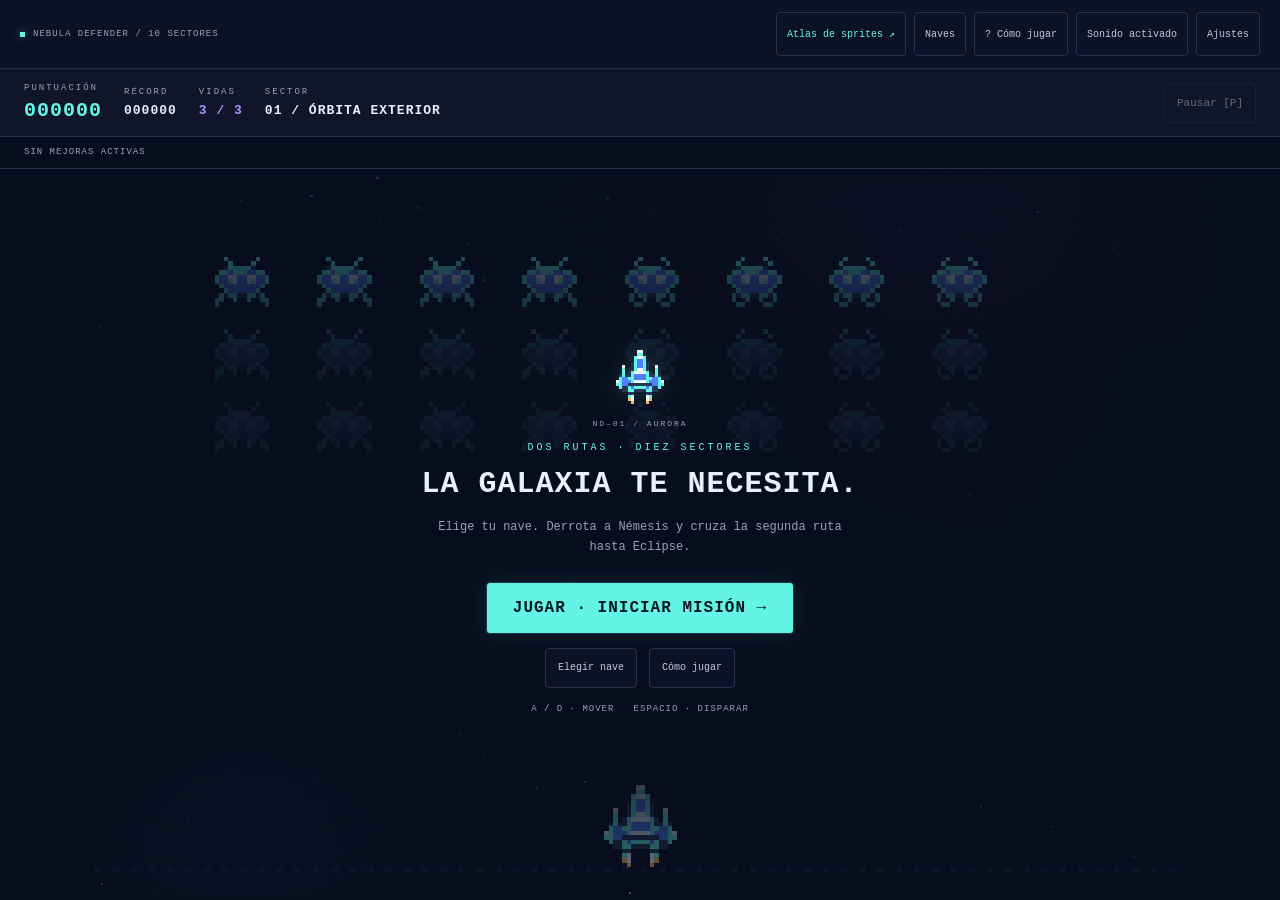
<file: index.html>
<!doctype html>
<html lang="es">
<head>
  <meta charset="utf-8">
  <meta name="viewport" content="width=device-width, initial-scale=1, viewport-fit=cover">
  <meta name="theme-color" content="#080b1c">
  <title>NEBULA DEFENDER</title>
  <link rel="icon" href="data:,">
  <link rel="stylesheet" href="css/global.css">
  <link rel="stylesheet" href="css/menu.css">
  <link rel="stylesheet" href="css/hud.css">
  <link rel="stylesheet" href="css/dialogs.css">
  <link rel="stylesheet" href="css/touch.css">
  <link rel="stylesheet" href="css/animations.css">
  <link rel="stylesheet" href="css/responsive.css">
</head>
<body class="game-page">
  <a class="skip-link" href="#game">Ir al campo de juego</a>
  <main class="shell">
    <header class="masthead"><a href="./" class="brand">N<span>✦</span>D</a><span>ORBITAL DEFENSE SYSTEM / 01</span><span class="status">● SISTEMA EN LÍNEA</span></header>
    <section class="heading"><p class="eyebrow">ÚLTIMA LÍNEA DE DEFENSA</p><h1>NEBULA <span>DEFENDER</span></h1><p>Una nave. Una misión. Ningún paso atrás.</p></section>
    <section class="console" aria-label="Juego arcade espacial">
      <nav class="console-toolbar" aria-label="Opciones de misión">
        <span class="console-tag"><i aria-hidden="true"></i> NEBULA DEFENDER / 10 SECTORES</span>
        <div>
          <a class="toolbar-link" href="sprites-preview.html" target="_blank" rel="noopener" aria-label="Atlas de sprites, abre otra pestaña">Atlas de sprites ↗</a>
          <button type="button" data-dialog="ship-dialog">Naves</button>
          <button type="button" data-dialog="help-dialog" aria-label="Abrir instrucciones">? <span>Cómo jugar</span></button>
          <button type="button" data-sound-toggle aria-pressed="true">Sonido activado</button>
          <button type="button" data-dialog="settings-dialog">Ajustes</button>
        </div>
      </nav>
      <div class="hud">
        <div><span>PUNTUACIÓN</span><strong id="score">000000</strong></div>
        <div><span>RÉCORD</span><strong id="record">000000</strong></div>
        <div><span>VIDAS</span><strong id="lives">3 / 3</strong></div>
        <div class="sector"><span>SECTOR</span><strong id="level">01 / ÓRBITA EXTERIOR</strong></div>
        <button id="pause" type="button" disabled>Pausar [P]</button>
      </div>
      <div class="power-bar" aria-label="Mejoras activas"><span id="power-empty">SIN MEJORAS ACTIVAS</span><span id="power-double" hidden></span><span id="power-rapid" hidden></span><span id="power-shield" hidden></span></div>
      <div class="viewport">
        <canvas id="game" width="480" height="320" tabindex="0" aria-label="Campo de batalla" aria-describedby="game-help"></canvas>
        <div id="boss-panel" class="boss-panel" hidden><div><span id="boss-name">NÉMESIS / REACTOR</span><span id="boss-mode">BLINDAJE ACTIVO</span></div><progress id="boss-health" value="80" max="80" aria-label="Vida de Némesis"></progress></div>
        <div id="level-banner" class="level-banner" hidden><span id="level-label">SECTOR 01</span><strong id="level-name">ÓRBITA EXTERIOR</strong><span>PREPARA LA DEFENSA</span></div>
        <section id="overlay" class="overlay" aria-labelledby="panel-title" data-state="menu">
          <div id="menu-emblem" class="menu-emblem" aria-hidden="true"><canvas id="menu-ship" width="96" height="96"></canvas><span>ND–01 / AURORA</span></div>
          <p id="panel-label" class="eyebrow">PROTOCOLO DE DEFENSA</p>
          <h2 id="panel-title">LA GALAXIA TE NECESITA.</h2>
          <p id="panel-text">Dos rutas. Diez sectores. Dos guardianes.</p>
          <dl id="result-summary" class="result-summary" hidden>
            <div><dt>PUNTUACIÓN</dt><dd id="result-score">000000</dd></div>
            <div><dt>SECTOR</dt><dd id="result-level">01 / 10</dd></div>
            <div><dt>VIDAS</dt><dd id="result-lives">3 / 3</dd></div>
          </dl>
          <p id="new-record" class="record-badge" hidden>✦ NUEVO RÉCORD PERSONAL</p>
          <button id="primary" class="primary" type="button">JUGAR · INICIAR MISIÓN →</button>
          <button id="restart" class="secondary" type="button" hidden>Reiniciar campaña</button>
          <div id="menu-options" class="menu-options"><button type="button" data-dialog="ship-dialog">Elegir nave</button><button type="button" data-dialog="help-dialog">Cómo jugar</button></div>
          <p class="panel-note">A / D · MOVER &nbsp; ESPACIO · DISPARAR</p>
        </section>
      </div>
      <div id="touch-controls" class="touch-controls" role="group" aria-label="Controles táctiles de vuelo" hidden>
        <div class="touch-move"><button type="button" data-touch="left" aria-label="Mover a la izquierda, mantener pulsado" aria-pressed="false">←</button><button type="button" data-touch="right" aria-label="Mover a la derecha, mantener pulsado" aria-pressed="false">→</button></div>
        <button type="button" class="touch-fire" data-touch="fire" aria-label="Disparar, mantener pulsado" aria-pressed="false">DISPARAR</button>
      </div>
      <footer class="console-footer"><span>◈ NAVE DEFENSORA / ND–01</span><span id="telemetry">EN ESPERA</span></footer>
    </section>
    <nav class="controls" aria-label="Controles"><span><kbd>←</kbd><kbd>→</kbd> o <kbd>A</kbd><kbd>D</kbd> Mover</span><span><kbd>ESPACIO</kbd> Disparar</span><span><kbd>P</kbd><kbd>ESC</kbd> Pausa</span></nav>
    <p id="debug-note" class="debug-note" hidden>DEBUG · 1–9: sectores 1–9 · 0: sector 10 · Usa la nave seleccionada · No guarda récords</p>
    <p id="announcement" class="sr-only" role="status" aria-live="polite"></p>
    <p id="game-help" class="sr-only">A y D o flechas para moverte; Espacio para disparar; P o Escape para pausar. En pantallas táctiles, mantén pulsados los botones de dirección y disparo. El sonido puede silenciarse en la barra de opciones.</p>
    <footer class="page-footer"><span>NEBULA DEFENDER © 2026</span><span>DOS RUTAS / V2.0</span></footer>
  </main>
  <dialog id="help-dialog" class="mission-dialog" aria-labelledby="help-title">
    <p class="eyebrow">MANUAL DE VUELO / ND–01</p>
    <h2 id="help-title">Prepárate para despegar.</h2>
    <p>Completa dos rutas consecutivas de cinco sectores: Némesis protege el sector 5 y Eclipse el 10. Tras vencer a Némesis se reparan las vidas de tu nave y continúa la campaña. Solo destruir a Eclipse concede la victoria final.</p>
    <p>Aurora tiene tres vidas. Cometa tiene dos, pero es más rápida y dispara con mayor frecuencia. Elige en Naves antes de iniciar; cambiar la selección durante una misión afecta a la próxima campaña.</p>
    <div class="help-controls"><div><kbd>← →</kbd><kbd>A D</kbd><span>Mover la nave</span></div><div><kbd>ESPACIO</kbd><span>Disparar · mantén pulsado</span></div><div><kbd>P</kbd><kbd>ESC</kbd><span>Pausar o continuar</span></div></div>
    <p>En dispositivos táctiles, mantén pulsada una dirección y Disparar a la vez. Usa Pausar en la barra para detener la misión.</p>
    <h3>Recoge energía. Cambia el combate.</h3>
    <ul class="help-powers"><li><strong>DOBLE</strong><span>Dos proyectiles paralelos.</span></li><li><strong>RÁPIDO</strong><span>Mayor cadencia de disparo.</span></li><li><strong>ESCUDO</strong><span>Bloquea los disparos enemigos.</span></li></ul>
    <p class="dialog-note">Las mejoras duran <span id="help-power-duration">8</span> segundos y sus efectos se combinan. Tras un impacto tienes protección temporal. Una invasión consume una vida incluso con escudo y reinicia el sector.</p>
    <form method="dialog"><button class="primary" type="submit" autofocus>ENTENDIDO →</button></form>
  </dialog>
  <dialog id="ship-dialog" class="mission-dialog" aria-labelledby="ship-title">
    <p class="eyebrow">HANGAR / SELECCIÓN DE NAVE</p>
    <h2 id="ship-title">Elige cómo combatir.</h2>
    <div class="ship-grid">
      <button class="ship-card" type="button" data-ship="aurora" aria-pressed="true" autofocus><canvas width="64" height="64" aria-hidden="true"></canvas><strong>ND–01 / AURORA</strong><span>Equilibrada · 3 vidas</span><span>Velocidad: 235 px/s<br>Disparo: cada 0,24 s</span></button>
      <button class="ship-card" type="button" data-ship="comet" aria-pressed="false"><canvas width="64" height="64" aria-hidden="true"></canvas><strong>ND–02 / COMETA</strong><span>Ágil · 2 vidas</span><span>Velocidad: 300 px/s<br>Disparo: cada 0,18 s</span></button>
    </div>
    <p id="selected-ship" role="status" class="dialog-note"></p>
    <p class="dialog-note">La selección se guarda para la próxima campaña. Tu nave actual conserva sus vidas y características hasta reiniciar.</p>
    <form method="dialog"><button class="primary" type="submit">LISTO PARA VOLAR →</button></form>
  </dialog>
  <dialog id="settings-dialog" class="mission-dialog" aria-labelledby="settings-title">
    <p class="eyebrow">SISTEMAS DE CABINA</p>
    <h2 id="settings-title">Ajustes de sonido</h2>
    <div class="sound-setting"><div><strong>Música y efectos</strong><p>Tema de 8 bits, disparos y señales de misión.</p></div><button type="button" data-sound-toggle aria-pressed="true">Sonido activado</button></div>
    <label class="volume-label" for="volume">Volumen general <output id="volume-value" for="volume">40 %</output></label>
    <input id="volume" type="range" min="0" max="100" step="1" value="40">
    <p id="audio-status" class="dialog-note" role="status">El audio se activa al pulsar Jugar. Tu preferencia se guarda en este navegador.</p>
    <button id="audio-preview" class="secondary" type="button" disabled>Probar sonido</button>
    <p class="dialog-note">Al abrir instrucciones o ajustes durante una misión, el juego queda en pausa. Ciérralos y pulsa Continuar cuando estés listo.</p>
    <form method="dialog"><button class="primary" type="submit" autofocus>GUARDAR Y VOLVER →</button></form>
  </dialog>
  <script type="module" src="js/main.js"></script>
</body>
</html>
</file>
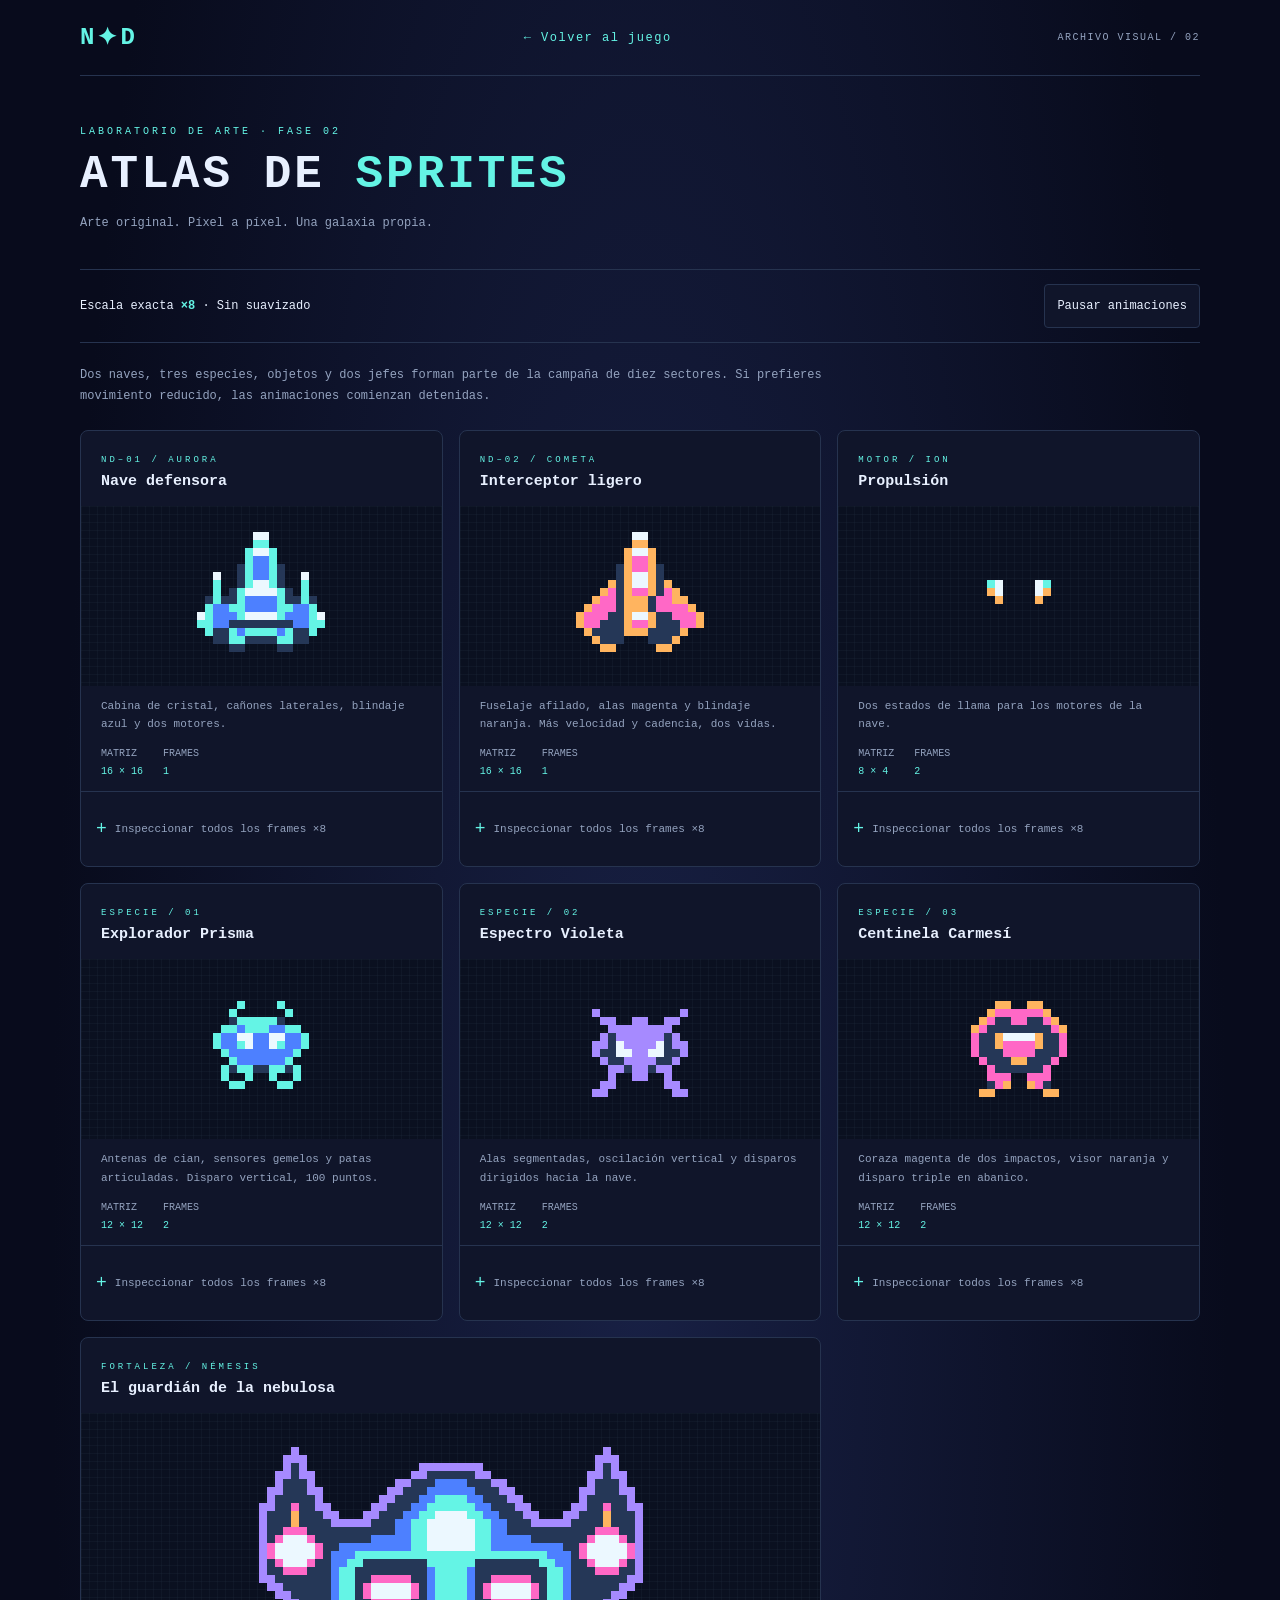
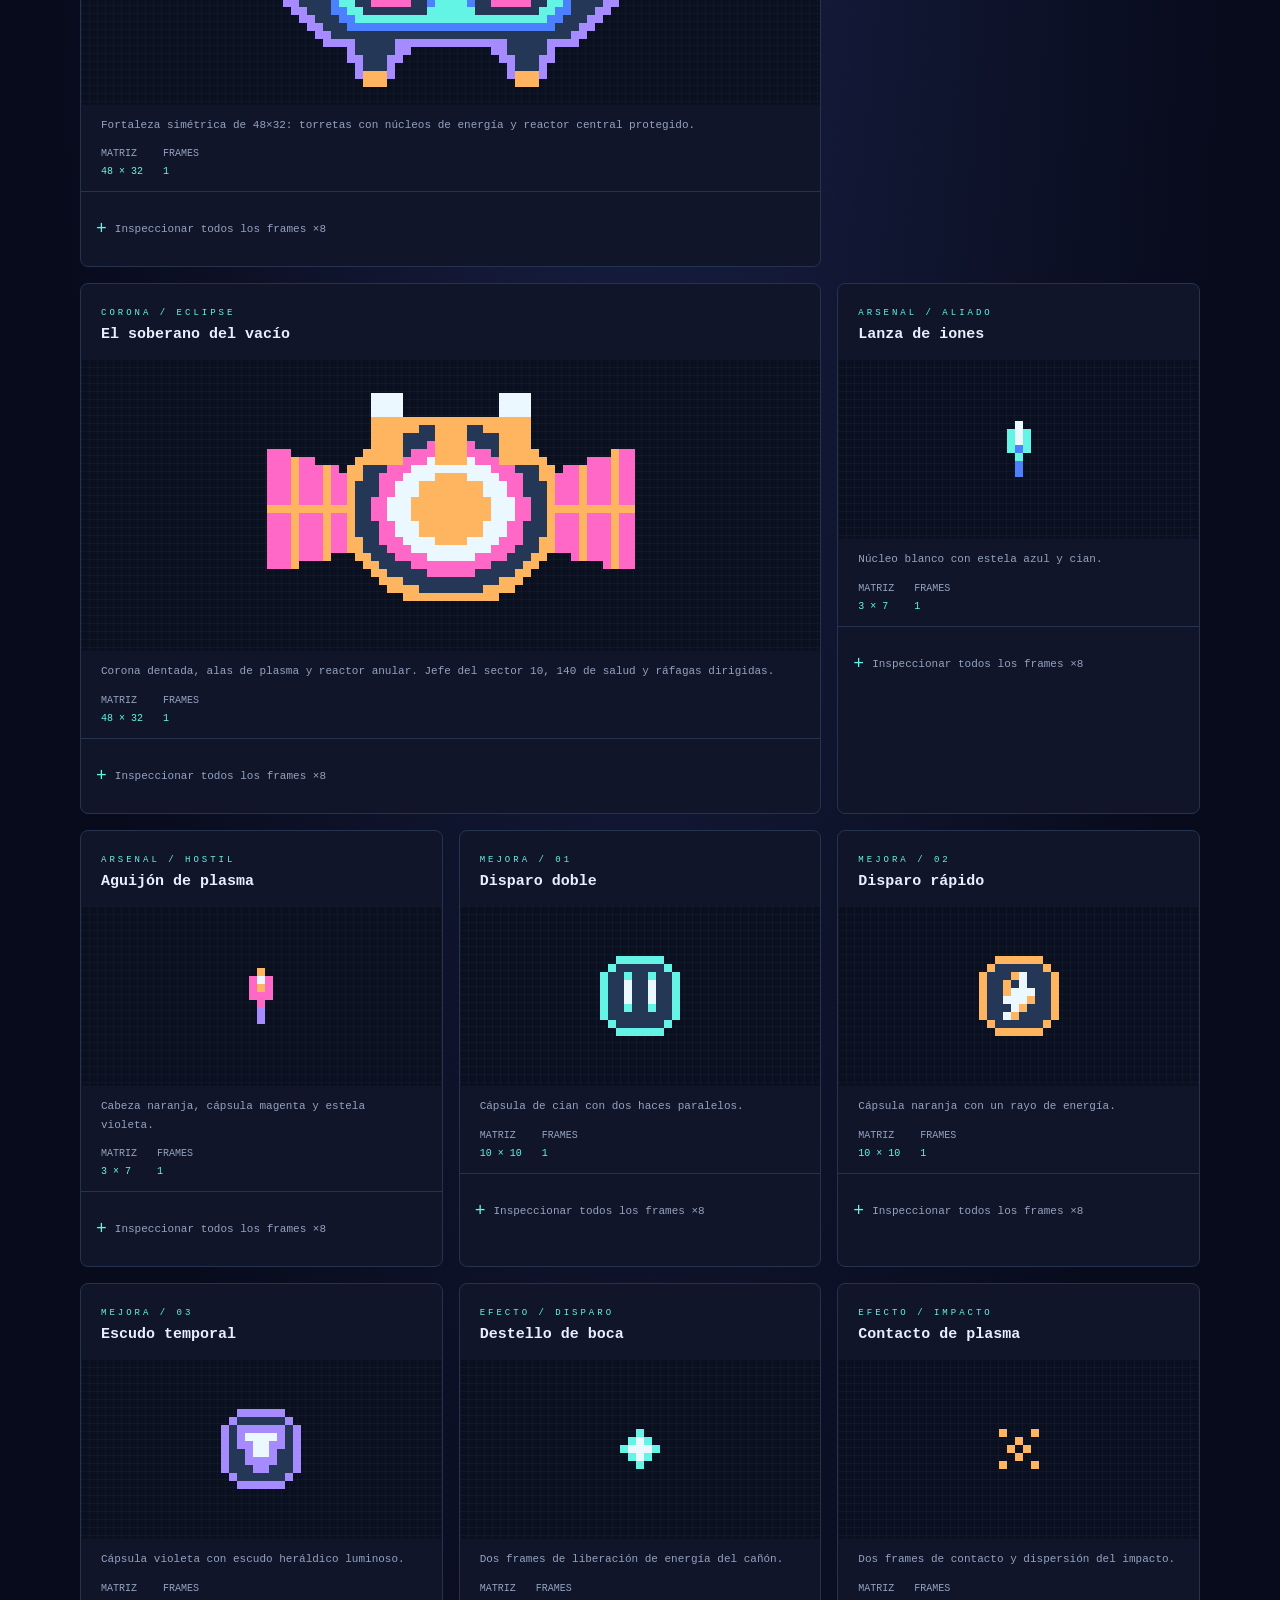
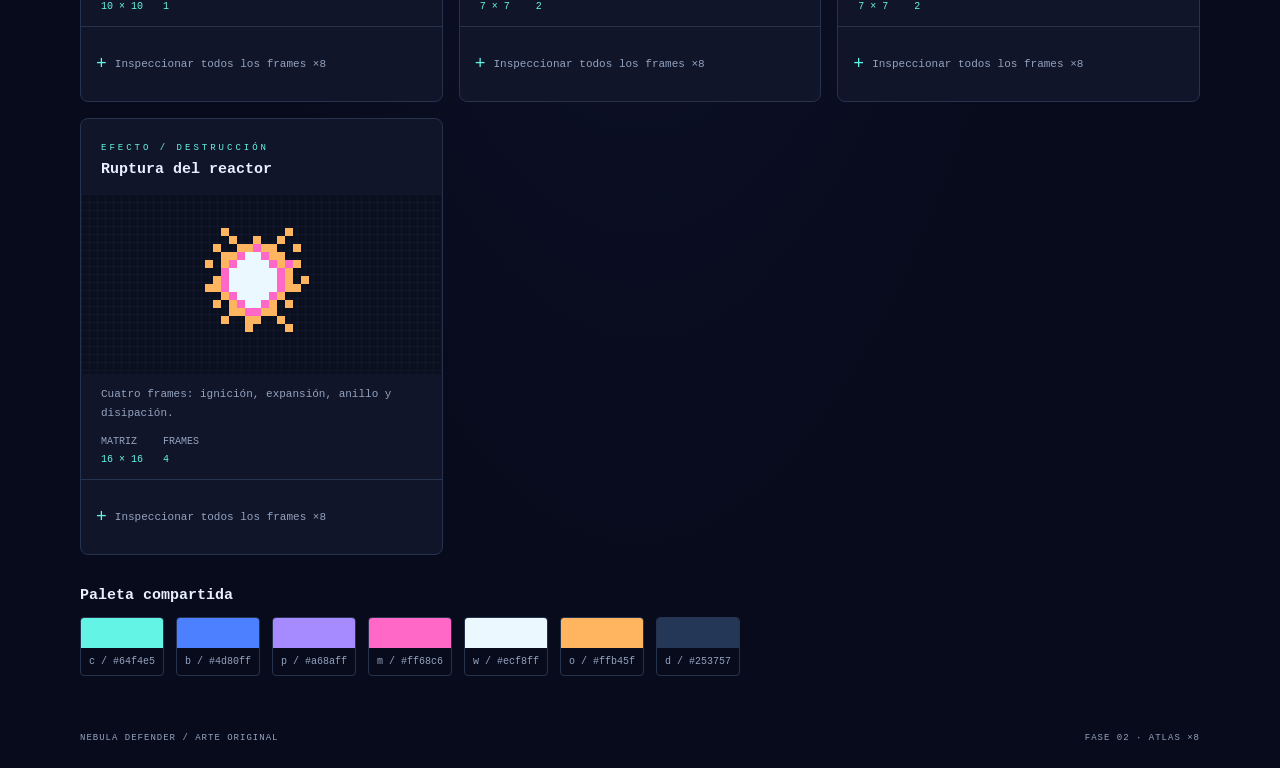
<file: sprites-preview.html>
<!doctype html>
<html lang="es">
<head>
  <meta charset="utf-8">
  <meta name="viewport" content="width=device-width, initial-scale=1">
  <title>Atlas de sprites · NEBULA DEFENDER</title>
  <link rel="icon" href="data:,">
  <link rel="stylesheet" href="css/global.css">
  <link rel="stylesheet" href="css/sprites-preview.css">
</head>
<body>
  <main class="atlas">
    <header class="masthead"><a href="./" class="brand">N<span>✦</span>D</a><a href="./">← Volver al juego</a><span>ARCHIVO VISUAL / 02</span></header>
    <section class="atlas-heading"><p class="eyebrow">LABORATORIO DE ARTE · FASE 02</p><h1>ATLAS DE <span>SPRITES</span></h1><p>Arte original. Píxel a píxel. Una galaxia propia.</p></section>
    <div class="atlas-toolbar"><p>Escala exacta <strong>×8</strong> · Sin suavizado</p><button id="animation-toggle" type="button" aria-pressed="false">Pausar animaciones</button></div>
      <p class="atlas-note">Dos naves, tres especies, objetos y dos jefes forman parte de la campaña de diez sectores. Si prefieres movimiento reducido, las animaciones comienzan detenidas.</p>
    <section id="sprite-grid" class="sprite-grid" aria-label="Catálogo de sprites originales"></section>
    <section class="palette-section"><h2>Paleta compartida</h2><div id="palette" class="palette"></div></section>
    <footer class="page-footer"><span>NEBULA DEFENDER / ARTE ORIGINAL</span><span>FASE 02 · ATLAS ×8</span></footer>
  </main>
  <script type="module" src="js/sprites-preview.js"></script>
</body>
</html>
</file>
<file: css/global.css>
:root{color-scheme:dark;--bg:#080b1c;--panel:#10152a;--line:#26334f;--text:#e8f0ff;--muted:#94a3bf;--cyan:#64f4e5;--violet:#9a83ff;font-family:Consolas,"Courier New",monospace}
*{box-sizing:border-box}body{margin:0;background:radial-gradient(ellipse at 50% 32%,#182044 0, var(--bg) 65%);color:var(--text);min-height:100vh}.shell{width:min(1040px,94%);margin:auto}.masthead{height:76px;display:flex;align-items:center;justify-content:space-between;border-bottom:1px solid var(--line);font-size:10px;letter-spacing:1.5px;color:var(--muted)}.brand{font-size:24px;letter-spacing:3px;color:var(--text);text-decoration:none;font-weight:bold}.brand span{color:var(--cyan)}.status{color:var(--cyan)}button{font:inherit;cursor:pointer;color:var(--text);border:1px solid var(--line);background:var(--panel);border-radius:4px}button:focus-visible,a:focus-visible{outline:3px solid var(--cyan);outline-offset:4px}button:disabled{opacity:.4;cursor:default}[hidden]{display:none!important}.eyebrow{font-size:10px;letter-spacing:3px;color:var(--cyan)}.heading{text-align:center;padding:30px 0 24px}.heading h1{font-size:clamp(26px,4.8vw,46px);letter-spacing:3px;margin:12px 0}.heading h1 span{color:var(--cyan)}.heading>p:last-child{font-size:12px;color:var(--muted)}.page-footer{display:flex;justify-content:space-between;padding:25px 0;font-size:9px;letter-spacing:1px;color:var(--muted)}.sr-only{position:absolute;width:1px;height:1px;padding:0;margin:-1px;overflow:hidden;clip:rect(0,0,0,0);white-space:nowrap;border:0}
.page-footer a{color:var(--cyan);text-decoration:none}.page-footer a:hover{text-decoration:underline}
</file>
<file: css/menu.css>
.overlay {
  position: absolute; inset: 0; display: flex; flex-direction: column;
  align-items: center; justify-content: safe center; text-align: center;
  background: linear-gradient(180deg, #080d1d88, #080d1df0 25%, #080d1df5 75%, #080d1d88);
  padding: 24px; overflow: auto; overscroll-behavior: contain;
}
.overlay > * { flex-shrink: 0; }
.overlay h2 { font-size: clamp(18px, 3vw, 30px); letter-spacing: 1px; margin: 8px 0; max-width: 560px; }
.overlay > p:not(.eyebrow) { color: var(--muted); font-size: 12px; line-height: 1.7; max-width: 420px; margin: 8px 0; }
.overlay .eyebrow { margin: 14px 0 6px; }
.primary { background: var(--cyan); color: #071820; padding: 16px 26px; margin: 16px 0 8px; font-weight: bold; letter-spacing: 1px; box-shadow: 0 0 26px #64f4e51c; }
.secondary { padding: 10px 20px; }
.overlay .panel-note { font-size: 9px !important; letter-spacing: 1px; }
.menu-emblem { display: grid; justify-items: center; gap: 3px; }
.menu-emblem canvas { width: 72px; height: 72px; filter: drop-shadow(0 0 12px #64f4e52a); }
.menu-emblem span { font-size: 8px; letter-spacing: 2px; color: var(--muted); }
.menu-options { display: flex; gap: 12px; margin: 6px 0; }
.menu-options button { padding: 9px 12px; font-size: 10px; background: #10152a99; color: #bdcce4; }
.result-summary { display: flex; justify-content: center; gap: 28px; border-block: 1px solid var(--line); padding: 16px 24px; margin: 14px 0 4px; }
.result-summary dt { font-size: 8px; letter-spacing: 1px; color: var(--muted); }
.result-summary dd { margin: 8px 0 0; font-size: 18px; color: var(--cyan); font-weight: bold; }
.overlay .record-badge { color: #ffb45f !important; font-size: 10px !important; letter-spacing: 2px; }
.overlay[data-state="victory"] h2 { color: var(--cyan); text-shadow: 0 0 25px #64f4e52b; }
.overlay[data-state="defeat"] h2 { color: #ff9bd0; }
.overlay[data-state="paused"] h2 { color: #d4c6ff; }
</file>
<file: css/hud.css>
.console{border:1px solid #344564;border-radius:8px;overflow:hidden;background:#080d1d;box-shadow:0 25px 90px #0005}.hud{display:flex;align-items:center;gap:32px;min-height:68px;padding:12px 24px;background:var(--panel);border-bottom:1px solid var(--line)}.hud div{display:grid;gap:6px}.hud div>span{font-size:9px;letter-spacing:2px;color:var(--muted)}.hud strong{font-size:13px;letter-spacing:1px}.hud div:first-child strong{color:var(--cyan);font-size:20px}.hud button{margin-left:auto;font-size:11px;padding:9px 12px}.viewport{position:relative;aspect-ratio:3/2;max-height:64vh;margin:auto}canvas{display:block;width:100%;height:100%;image-rendering:pixelated;object-fit:contain}.console-footer{display:flex;justify-content:space-between;border-top:1px solid var(--line);padding:12px 24px;font-size:9px;letter-spacing:1px;color:var(--muted)}#telemetry{color:var(--cyan)}.controls{display:flex;justify-content:center;gap:32px;margin:22px 0;font-size:10px;color:var(--muted)}kbd{display:inline-block;border:1px solid #3b4964;border-radius:3px;padding:4px 6px;font:inherit;color:var(--text);margin-right:4px}
.hud{gap:22px;flex-wrap:wrap}.hud .sector{flex:1}.power-bar{display:flex;gap:18px;flex-wrap:wrap;min-height:32px;padding:10px 24px;border-bottom:1px solid var(--line);font-size:9px;letter-spacing:1px;color:var(--muted)}#power-double{color:var(--cyan)}#power-rapid{color:#ffb45f}#power-shield{color:var(--violet)}.boss-panel{position:absolute;top:10px;left:20px;right:20px;pointer-events:none}.boss-panel>div{display:flex;justify-content:space-between;font-size:8px;color:#ff9bdd;margin-bottom:5px}.boss-panel progress{display:block;width:100%;height:7px;appearance:none;border:1px solid #9f477c;background:#1b1429}.boss-panel progress::-webkit-progress-bar{background:#1b1429}.boss-panel progress::-webkit-progress-value{background:#ff68c6}.boss-panel progress::-moz-progress-bar{background:#ff68c6}.level-banner{position:absolute;inset:0;display:flex;flex-direction:column;align-items:center;justify-content:center;gap:14px;pointer-events:none;background:#080d1d99;text-align:center;padding:12px}.level-banner span{font-size:10px;letter-spacing:2px;color:var(--cyan)}.level-banner strong{font-size:clamp(15px,3vw,26px);letter-spacing:2px}.debug-note{text-align:center;font-size:10px;color:#ffb45f;line-height:1.8}
.console-toolbar{display:flex;align-items:center;justify-content:space-between;gap:12px;padding:12px 20px;border-bottom:1px solid var(--line);background:#0c1225}.console-toolbar>div{display:flex;gap:8px}.console-toolbar button{padding:8px 10px;font-size:10px;background:transparent;color:#b9cae3}.console-toolbar [data-sound-toggle][aria-pressed="false"]{color:#ffb45f;border-color:#71543f}.console-tag{display:flex;align-items:center;gap:8px;font-size:9px;letter-spacing:1px;color:var(--muted)}.console-tag i{width:5px;height:5px;background:var(--cyan);box-shadow:0 0 8px #64f4e566}.hud div:nth-child(3) strong{color:#a997ff}.power-bar>span:not(#power-empty){border-inline-start:2px solid currentColor;padding-left:8px}.console-footer{background:#0c1225}
#game:focus-visible{outline:2px solid var(--cyan);outline-offset:-2px}
</file>
<file: css/dialogs.css>
.mission-dialog {
  color: var(--text); background: linear-gradient(145deg, #151d37, #0b1022);
  border: 1px solid #405273; border-radius: 10px; padding: 30px;
  width: min(560px, calc(100% - 28px)); max-height: calc(100dvh - 40px);
  box-shadow: 0 25px 100px #0009; overflow: auto;
}
.mission-dialog::backdrop { background: #030615cc; backdrop-filter: blur(4px); }
.mission-dialog h2 { font-size: clamp(20px, 4vw, 26px); line-height: 1.3; margin: 12px 0 20px; }
.mission-dialog h3 { font-size: 13px; margin-top: 24px; }
.mission-dialog p { font-size: 12px; line-height: 1.8; color: #b4c3dc; }
.mission-dialog .eyebrow { color: var(--cyan); font-size: 9px; }
.mission-dialog .dialog-note { color: var(--muted); font-size: 11px; line-height: 1.8; }
.mission-dialog form { text-align: right; margin-top: 18px; }
.mission-dialog form .primary { margin-bottom: 0; font-size: 11px; }
.help-controls { display: grid; gap: 12px; padding: 18px 0; border-block: 1px solid var(--line); margin: 20px 0; }
.help-controls > div { display: flex; align-items: center; gap: 5px; font-size: 11px; }
.help-controls span { margin-left: auto; text-align: right; color: #b4c3dc; }
.help-powers { list-style: none; margin: 16px 0; padding: 0; display: grid; gap: 14px; }
.help-powers li { display: flex; justify-content: space-between; gap: 16px; font-size: 11px; line-height: 1.6; }
.help-powers strong { color: var(--cyan); letter-spacing: 1px; }
.help-powers li:nth-child(2) strong { color: #ffb45f; }
.help-powers li:nth-child(3) strong { color: var(--violet); }
.help-powers span { color: #b4c3dc; text-align: right; }
.sound-setting { display: flex; align-items: center; gap: 18px; justify-content: space-between; border-block: 1px solid var(--line); padding: 16px 0; }
.sound-setting strong { font-size: 12px; }
.sound-setting p { font-size: 10px; margin-bottom: 0; }
.sound-setting button { padding: 12px; font-size: 10px; min-width: 140px; }
.volume-label { display: flex; justify-content: space-between; font-size: 12px; margin: 26px 0 14px; }
.volume-label output { color: var(--cyan); }
#volume { width: 100%; accent-color: var(--cyan); cursor: pointer; min-height: 28px; }
#volume:focus-visible { outline: 2px solid var(--cyan); outline-offset: 3px; }
#audio-preview { font-size: 11px; margin: 6px 0; }
.ship-grid { display: grid; grid-template-columns: repeat(2, minmax(0, 1fr)); gap: 12px; }
.ship-card { display: flex; flex-direction: column; align-items: center; gap: 10px; padding: 16px 10px; text-align: center; }
.ship-card canvas { width: 64px; height: 64px; }
.ship-card strong { font-size: 11px; color: var(--cyan); }
.ship-card span { font-size: 11px; line-height: 1.8; color: var(--muted); }
.ship-card[aria-pressed="true"] { border-color: var(--cyan); background: #123033; box-shadow: inset 0 0 0 1px var(--cyan); }
@media (max-width: 380px) { .ship-grid { grid-template-columns: 1fr; } }
</file>
<file: css/touch.css>
.touch-controls { display: none; padding: 12px 18px; justify-content: space-between; align-items: center; gap: 18px; border-top: 1px solid var(--line); background: #0c1225; }
.touch-move { display: flex; gap: 12px; }
.touch-controls button { min-width: 60px; min-height: 54px; font-size: 23px; color: var(--cyan); touch-action: none; user-select: none; -webkit-user-select: none; -webkit-touch-callout: none; }
.touch-controls .touch-fire { min-width: 110px; font-size: 12px; letter-spacing: 1px; font-weight: bold; background: #133333; }
.touch-controls button.is-held { background: var(--cyan); color: #071820; border-color: var(--cyan); transform: translateY(1px); }
@media (any-pointer: coarse) { .touch-controls { display: flex; } }
</file>
<file: css/animations.css>
button { transition: background .15s, box-shadow .15s, transform .15s, border-color .15s; }
button:hover:not(:disabled) { background: #253551; border-color: #657c9a; box-shadow: 0 0 16px #64f4e522; }
.primary:hover:not(:disabled) { background: #a3fff4; border-color: #a3fff4; transform: translateY(-2px); }
button:active:not(:disabled) { transform: translateY(1px); }
@keyframes beacon { 0%, 100% { opacity: .5; } 50% { opacity: 1; } }
.console-tag i { animation: beacon 3s ease-in-out infinite; }
@media (prefers-reduced-motion: reduce) {
  *, *::before, *::after { transition: none !important; animation: none !important; scroll-behavior: auto !important; }
}
</file>
<file: css/responsive.css>
/* El área lógica conserva 3:2; Layout calcula el tamaño sin deformar el canvas. */
html:has(.game-page) { height: 100%; overflow: hidden; overscroll-behavior: none; }
.game-page { height: 100dvh; min-height: 0; overflow: hidden; overscroll-behavior: none; }
.game-page > .shell { height: 100%; width: 100%; }
.game-page .masthead, .game-page .heading, .game-page .controls, .game-page .page-footer, .game-page .console-footer { display: none; }
.game-page .console { position: relative; display: flex; flex-direction: column; height: 100%; margin: 0; border-radius: 0; border: 0; }
.game-page .viewport { flex: 0 0 auto; margin: auto; }
.game-page .console-toolbar, .game-page .hud, .game-page .power-bar, .game-page .touch-controls { flex-shrink: 0; }
.game-page .debug-note { position: fixed; bottom: 2px; left: 50%; transform: translateX(-50%); z-index: 3; margin: 0; font-size: 8px; pointer-events: none; }
.game-page .heading { padding: 12px 0; }
.game-page .masthead { height: 48px; }
.game-page .controls { margin: 10px 0; }
.game-page .page-footer { padding: 10px 0; }
@media (max-height: 800px) {
  .game-page .heading > p, .game-page .controls, .game-page .page-footer { display: none; }
  .game-page .heading { padding: 4px 0; }
  .game-page .heading h1 { margin: 6px 0; font-size: 25px; }
}
@media (max-width: 620px) {
  .game-page .masthead, .game-page .heading, .game-page .controls, .game-page .page-footer { display: none; }
  .game-page .console { margin-top: 0; }
}
body { padding: env(safe-area-inset-top) env(safe-area-inset-right) env(safe-area-inset-bottom) env(safe-area-inset-left); }
.viewport { max-height: none; max-width: 100%; overflow: hidden; }
.console-toolbar button, .hud button, .menu-options button { min-height: 40px; }
.toolbar-link { display: inline-flex; align-items: center; justify-content: center; min-height: 44px; padding: 8px 10px; border: 1px solid var(--line); border-radius: 4px; font-size: 10px; color: var(--cyan); text-decoration: none; white-space: nowrap; }
.console-toolbar > div { flex-wrap: wrap; }
.skip-link { position: absolute; left: 16px; top: -80px; padding: 12px 18px; background: var(--cyan); color: #071820; z-index: 10; font-size: 13px; font-weight: bold; }
.skip-link:focus { top: 12px; }
@media (max-width: 760px) {
  .hud { gap: 14px; padding: 12px 16px; }
  .hud strong { font-size: 12px; }
  .hud div > span { font-size: 10px; letter-spacing: 1px; }
  .hud .sector { flex-basis: 35%; }
  .console-toolbar { padding: 8px 12px; }
  .console-toolbar button { padding: 9px; font-size: 11px; min-height: 44px; }
  .console-tag { display: none; }
  .console-toolbar > div { flex: 1; justify-content: flex-end; gap: 8px; }
  .power-bar { padding: 9px 12px; gap: 12px; font-size: 10px; }
  .boss-panel { left: 10px; right: 10px; }
  .boss-panel > div { font-size: 9px; }
  .result-summary { gap: 20px; padding: 12px 16px; }
  .mission-dialog { padding: 24px; }
  .mission-dialog p, .mission-dialog .dialog-note { font-size: 12px; }
  .mission-dialog form .primary, .sound-setting button, #audio-preview { min-height: 44px; }
}
@media (max-width: 620px) {
  .shell { width: 96%; }
  .masthead { height: 50px; }
  .masthead > span:not(.status) { display: none; }
  .masthead .status { font-size: 9px; letter-spacing: 0; }
  .heading { padding: 16px 0 14px; }
  .heading h1 { font-size: clamp(22px, 6.5vw, 36px); letter-spacing: 0; }
  .heading .eyebrow { font-size: 9px; margin: 0; }
  .heading > p:last-child { font-size: 11px; margin-bottom: 0; }
  .hud { display: grid; grid-template-columns: repeat(3, minmax(0, 1fr)); gap: 12px 10px; padding: 12px; }
  .hud div:first-child strong { font-size: 19px; }
  .hud strong { font-size: 12px; letter-spacing: 0; }
  .hud .sector { grid-column: 1 / 3; grid-row: 2; }
  .hud button { grid-column: 3; grid-row: 2; margin: 0; padding: 8px; font-size: 11px; min-height: 44px; }
  .console-toolbar > div { justify-content: space-between; gap: 6px; }
  .console-toolbar button { font-size: 10px; padding: 8px; }
  .console-footer { padding: 10px 12px; font-size: 9px; letter-spacing: 0; }
  .controls { flex-wrap: wrap; gap: 12px; margin: 18px 0; font-size: 11px; line-height: 1.8; }
  .controls kbd { padding: 3px 5px; }
  .page-footer { flex-wrap: wrap; justify-content: center; gap: 12px; font-size: 9px; padding: 18px 0; }
  .overlay { padding: 12px; }
  .menu-emblem { display: none; }
  .overlay .eyebrow { font-size: 9px; letter-spacing: 1px; margin: 4px 0; }
  .overlay h2 { font-size: 18px; line-height: 1.25; margin: 5px 0; }
  .overlay > p:not(.eyebrow) { font-size: 11px; line-height: 1.5; margin: 6px 0; max-width: 300px; }
  .overlay .primary { padding: 12px 14px; min-height: 44px; margin: 8px 0 4px; font-size: 11px; letter-spacing: .5px; }
  .overlay .secondary { min-height: 44px; padding: 10px 14px; font-size: 11px; }
  .overlay .panel-note { display: none; }
  .menu-options { gap: 8px; margin: 4px 0; }
  .menu-options button { min-height: 44px; padding: 8px 10px; font-size: 10px; }
  .result-summary { padding: 10px 12px; gap: 18px; margin: 6px 0; }
  .result-summary dd { font-size: 15px; }
  .result-summary dt { font-size: 9px; }
  .overlay .record-badge { margin: 3px 0; letter-spacing: 1px; font-size: 9px !important; }
  .level-banner { gap: 10px; }
  .level-banner span { font-size: 9px; }
  .level-banner strong { font-size: 18px; letter-spacing: 1px; }
  .sound-setting { flex-wrap: wrap; }
  .help-controls > div, .help-powers li { font-size: 12px; }
  .touch-controls { padding: 10px 12px; }
}
@media (max-width: 380px) {
  .overlay[data-state="menu"] #panel-text { display: none; }
  .overlay h2 { font-size: 16px; }
  .overlay .eyebrow { font-size: 8px; }
  .result-summary { gap: 12px; }
  .touch-move { gap: 8px; }
  .touch-controls button { min-width: 54px; }
  .touch-controls .touch-fire { min-width: 100px; }
}
@media (max-height: 560px) and (orientation: landscape) {
  .shell { width: min(1040px, 98%); }
  .masthead, .heading, .controls, .page-footer { display: none; }
  .console-toolbar { padding: 0 8px; }
  .console-toolbar button { min-height: 44px; padding: 6px 10px; }
  .console-toolbar .console-tag { display: none; }
  .hud { display: flex; flex-wrap: nowrap; padding: 0 12px; gap: 16px; min-height: 44px; }
  .hud div { gap: 3px; }
  .hud div > span { font-size: 9px; }
  .hud strong { font-size: 11px; }
  .hud div:first-child strong { font-size: 17px; }
  .hud .sector { flex: 1; }
  .hud button { min-height: 44px; padding: 6px 10px; font-size: 11px; }
  .power-bar { min-height: 24px; padding: 5px 12px; font-size: 9px; }
  .power-bar:has(#power-empty:not([hidden])) { display: none; }
  .touch-controls { position: absolute; z-index: 2; bottom: 16px; left: 8px; right: 8px; background: transparent; border: 0; padding: 0; pointer-events: none; }
  .touch-move { flex-direction: row; flex-wrap: nowrap; gap: 8px; pointer-events: auto; }
  .touch-controls button { min-width: 56px; min-height: 56px; }
  .touch-controls .touch-fire { pointer-events: auto; min-width: 72px; width: 72px; min-height: 64px; font-size: 10px; letter-spacing: 0; padding: 4px; }
  .menu-emblem, .overlay .panel-note, .overlay[data-state="menu"] #panel-text { display: none; }
  .overlay { padding: 10px; }
  .overlay .eyebrow { font-size: 8px; margin: 3px 0; }
  .overlay h2 { font-size: 17px; margin: 4px 0; }
  .overlay > p:not(.eyebrow) { font-size: 10px; line-height: 1.5; margin: 4px 0; }
  .overlay .primary, .overlay .secondary { padding: 9px 12px; margin: 5px 0; min-height: 40px; font-size: 10px; }
  .menu-options { margin: 2px 0; gap: 8px; }
  .menu-options button { min-height: 36px; padding: 8px 10px; font-size: 10px; }
  .result-summary { padding: 6px 10px; gap: 18px; margin: 5px 0; }
  .result-summary dd { font-size: 14px; margin-top: 4px; }
  .result-summary dt { font-size: 8px; }
}
/* También ofrece los controles en vistas móviles con ratón o dispositivos híbridos. */
@media (max-width: 620px), (max-width: 1000px) and (max-height: 560px) and (orientation: landscape) {
  .touch-controls { display: flex; }
}
@media (max-width: 620px) and (orientation: portrait) {
  .console-toolbar > div { display: grid; grid-template-columns: repeat(3, minmax(0, 1fr)); }
  .console-toolbar .toolbar-link { grid-column: 1 / 3; }
}
</file>
<file: css/sprites-preview.css>
.atlas{width:min(1120px,94%);margin:auto}.masthead a{color:var(--cyan);text-decoration:none;font-size:12px}.masthead .brand{font-size:24px}.atlas-heading{padding:40px 0 22px}.atlas-heading h1{font-size:clamp(26px,5vw,46px);margin:12px 0;letter-spacing:3px}.atlas-heading h1 span{color:var(--cyan)}.atlas-heading>p:last-child,.atlas-note{color:var(--muted);font-size:12px;line-height:1.8}.atlas-toolbar{display:flex;align-items:center;justify-content:space-between;gap:20px;border-block:1px solid var(--line);padding:14px 0;font-size:12px}.atlas-toolbar strong{color:var(--cyan)}.atlas-toolbar button{padding:12px}.atlas-note{max-width:800px;margin:22px 0}.sprite-grid{display:grid;grid-template-columns:repeat(3,minmax(0,1fr));gap:16px}.sprite-card{min-width:0;background:var(--panel);border:1px solid var(--line);border-radius:8px;overflow:hidden}.sprite-card.boss{grid-column:span 2}.sprite-card header{padding:18px 20px 0}.sprite-card h2{font-size:15px;margin:6px 0;color:var(--text)}.sprite-card .eyebrow{font-size:9px}.sprite-card p{font-size:11px;line-height:1.7;color:var(--muted);padding:0 20px}.sprite-stage{min-height:180px;padding:18px;display:flex;align-items:center;justify-content:center;background-color:#0a1020;background-image:linear-gradient(#30405a24 1px,transparent 1px),linear-gradient(90deg,#30405a24 1px,transparent 1px);background-size:8px 8px;margin-top:16px;overflow:auto}.sprite-stage canvas,.frame-strip canvas{image-rendering:pixelated;flex:none}.sprite-card dl{display:flex;gap:20px;padding:0 20px;font-size:10px;line-height:1.8}.sprite-card dt{color:var(--muted)}.sprite-card dd{margin:0;color:var(--cyan)}.sprite-card details{border-top:1px solid var(--line);font-size:11px;padding:15px;color:var(--muted)}.sprite-card summary{cursor:pointer}.frame-strip{display:flex;gap:16px;overflow:auto;padding-top:18px}.frame-strip figure{margin:0;flex:none}.frame-strip figcaption{padding:10px 0;font-size:10px}.palette-section{margin:32px 0}.palette-section h2{font-size:15px}.palette{display:flex;gap:12px;flex-wrap:wrap}.swatch{border:1px solid var(--line);border-radius:4px;overflow:hidden}.swatch i{display:block;height:30px}.swatch span{display:block;padding:8px;font-size:10px;color:var(--muted)}
@media(max-width:850px){.sprite-grid{grid-template-columns:repeat(2,minmax(0,1fr))}.sprite-card.boss{grid-column:1/-1}.masthead>span{display:none}}@media(max-width:520px){.sprite-grid{grid-template-columns:minmax(0,1fr)}.sprite-card.boss{grid-column:auto}.sprite-stage{justify-content:flex-start}.sprite-stage canvas{margin:auto}.atlas-toolbar{flex-wrap:wrap}.page-footer{font-size:8px}}
.atlas-toolbar button{min-height:44px}.sprite-card summary{min-height:44px;display:flex;align-items:center;gap:8px;list-style:none}.sprite-card summary::-webkit-details-marker{display:none}.sprite-card summary::before{content:'+';color:var(--cyan);font-size:18px}.sprite-card details[open] summary::before{content:'−'}.sprite-card summary:focus-visible{outline:2px solid var(--cyan);outline-offset:3px}.masthead a{min-height:44px;display:inline-flex;align-items:center}
.sprite-card.eclipse{grid-column:span 2}@media(max-width:850px){.sprite-card.eclipse{grid-column:1/-1}}@media(max-width:520px){.sprite-card.eclipse{grid-column:auto}}
</file>
